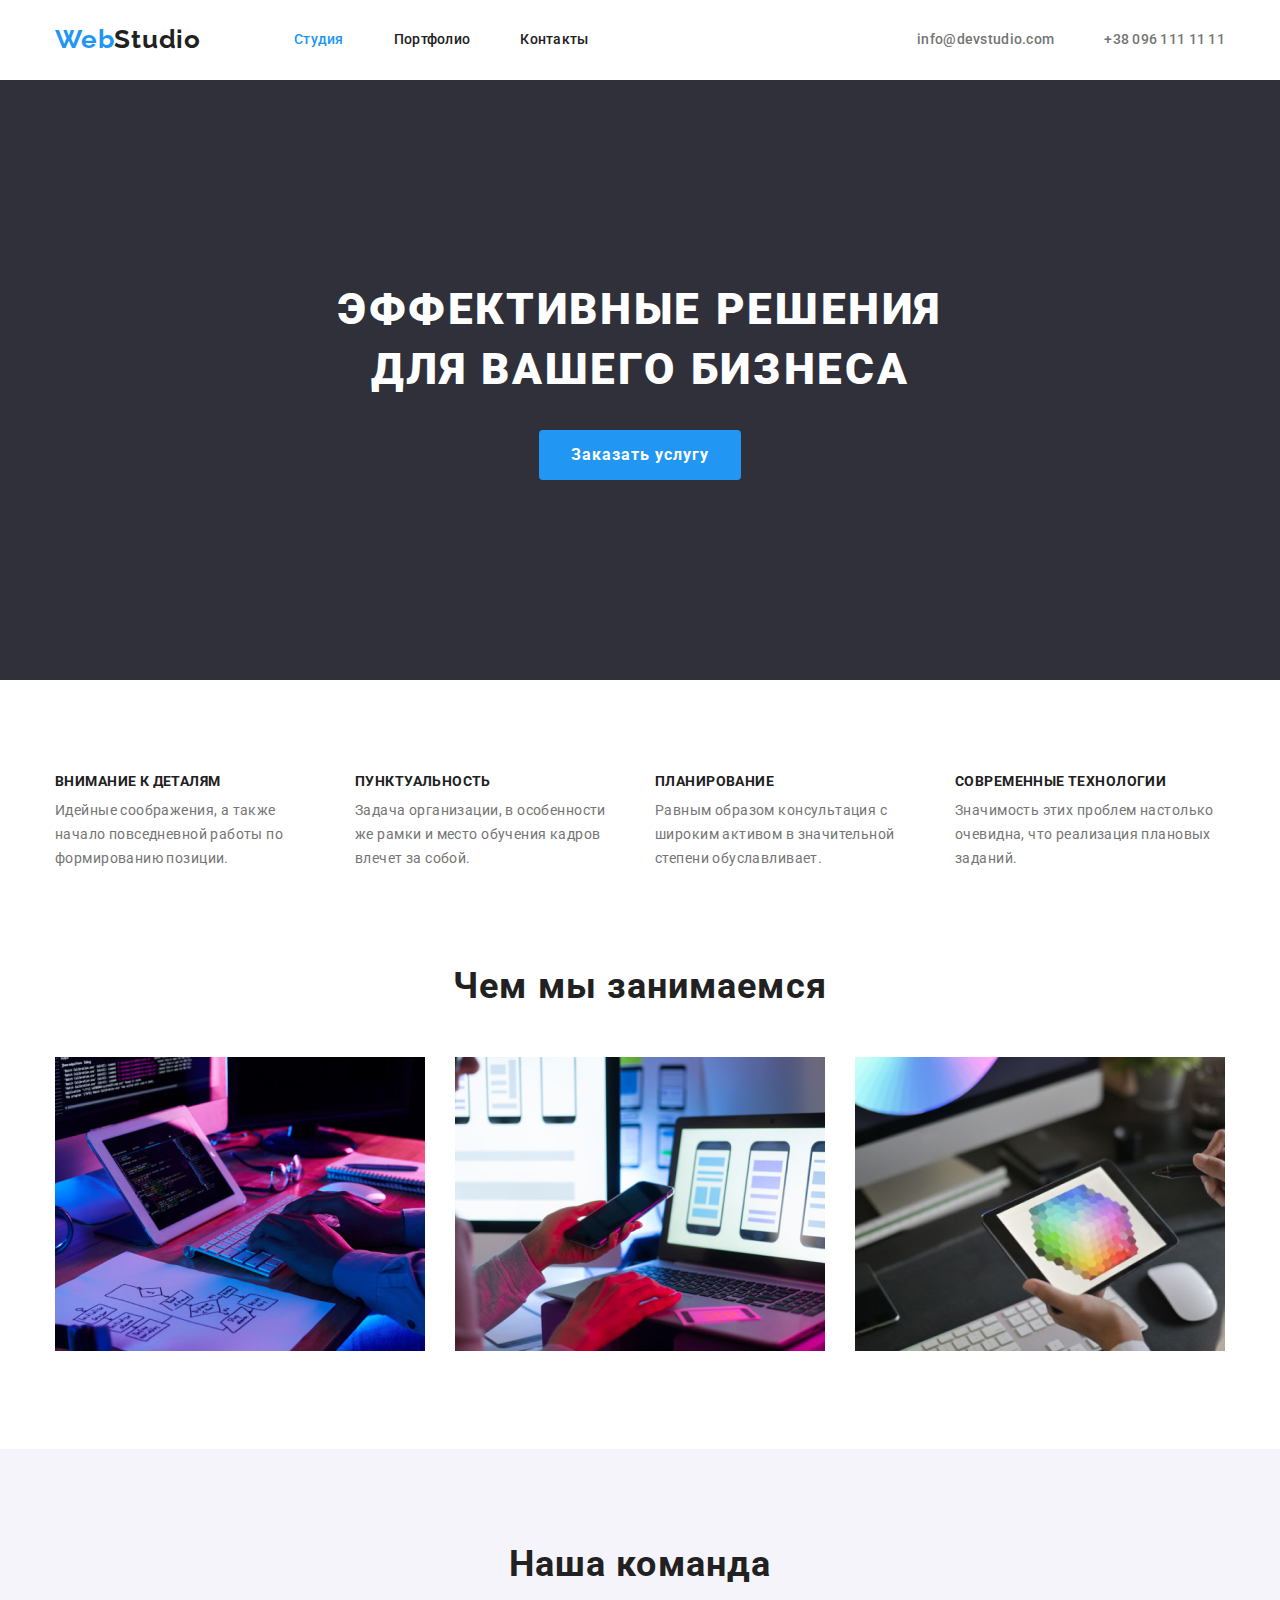
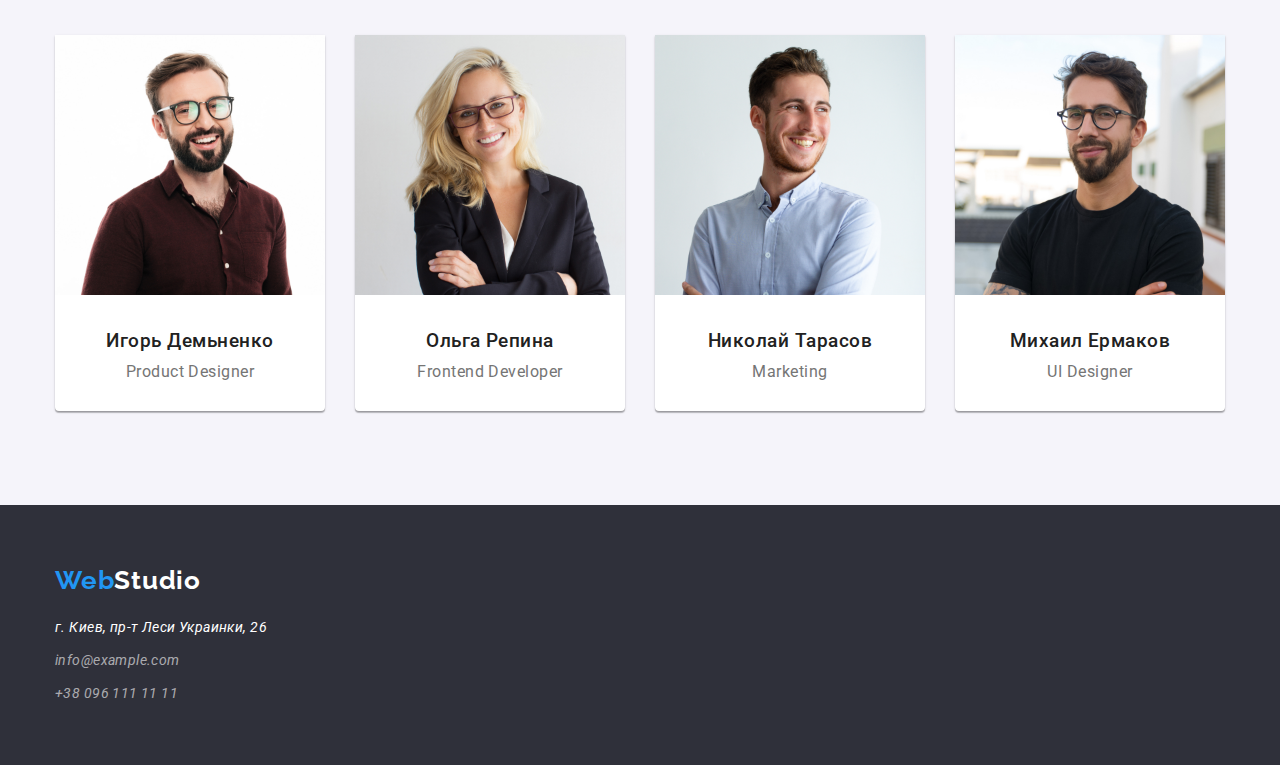
<file: index.html>
<!DOCTYPE html>
<html lang="en">
  <head>
    <meta charset="UTF-8" />
    <meta name="viewport" content="width=device-width, initial-scale=1.0" />
    <link
      href="https://fonts.googleapis.com/css2?family=Raleway:wght@700&family=Roboto:wght@400;500;700;900&display=swap"
      rel="stylesheet"
    />
    <link
      rel="stylesheet"
      href="https://cdnjs.cloudflare.com/ajax/libs/modern-normalize/0.7.0/modern-normalize.min.css"
    />
    <link rel="stylesheet" href="./css/styles.css" />
    <title>Студия</title>
  </head>
  <body>
    <header class="header">
      <div class="container">
        <nav class="nav">
          <a href="./index.html" class="logo"
            ><span class="logo-web">Web</span>Studio</a
          >
          <ul class="site-nav list">
            <li class="item">
              <a href="./index.html" class="link current">Студия</a>
            </li>
            <li class="item">
              <a href="./portfolio.html" class="link">Портфолио</a>
            </li>
            <li class="item"><a href="#" class="link">Контакты</a></li>
          </ul>
        </nav>
        <ul class="adress-nav list">
          <li class="item">
            <a href="mailto:info@devstudio.com" class="link">
              info@devstudio.com</a
            >
          </li>

          <li class="item">
            <a href="tel:+380961111111" class="link"> +38 096 111 11 11</a>
          </li>
        </ul>
      </div>
    </header>

    <main>
      <!-- Hero -->
      <section class="hero">
        <div class="container">
          <h1 class="hero-title">
            Эффективные решения <br />
            для вашего бизнеса
          </h1>
          <a href="#" class="link">Заказать услугу</a>
        </div>
      </section>
      <!-- Features -->
      <section class="features section-paddings">
        <div class="container">
          <ul class="features-list list">
            <li class="item">
              <h3 class="title">Внимание к деталям</h3>
              <p class="text">
                Идейные соображения, а также начало повседневной работы по
                формированию позиции.
              </p>
            </li>
            <li class="item">
              <h3 class="title">Пунктуальность</h3>
              <p class="text">
                Задача организации, в особенности же рамки и место обучения
                кадров влечет за собой.
              </p>
            </li>
            <li class="item">
              <h3 class="title">Планирование</h3>
              <p class="text">
                Равным образом консультация с широким активом в значительной
                степени обуславливает.
              </p>
            </li>
            <li class="item">
              <h3 class="title">Современные технологии</h3>
              <p class="text">
                Значимость этих проблем настолько очевидна, что реализация
                плановых заданий.
              </p>
            </li>
          </ul>
        </div>
      </section>
      <!--What we do-->
      <section class="what-we-do section-paddings">
        <div class="container">
          <h2 class="section-title">Чем мы занимаемся</h2>
          <ul class="what-we-do-list list">
            <li class="item">
              <a href="#"
                ><img
                  src="./images/desktop-apps.jpg"
                  alt="Десктопные приложения"
                  width="370"
                  height="294"
              /></a>
            </li>
            <li class="item">
              <a href="#"
                ><img
                  src="./images/smartphone-apps.jpg"
                  alt="Мобильные приложения"
                  width="370"
                  height="294"
              /></a>
            </li>
            <li class="item">
              <a href="#"
                ><img
                  src="./images/design-solutions.jpg"
                  alt="Дизайнерские решения"
                  width="370"
                  height="294"
              /></a>
            </li>
          </ul>
        </div>
      </section>
      <!--Our Crew-->
      <section class="our-crew section-paddings">
        <div class="container">
          <h2 class="section-title">Наша команда</h2>
          <ul class="our-crew-members list">
            <li class="item">
              <img
                src="./images/igor-demyanenko.jpg"
                alt="Николай Кучеренко"
                width="270"
              />
              <h3 class="title">Игорь Демьненко</h3>
              <p class="text">Product Designer</p>
            </li>
            <li class="item">
              <img
                src="./images/olga-repina.jpg"
                alt="Николай Кучеренко"
                width="270"
              />
              <h3 class="title">Ольга Репина</h3>
              <p class="text">Frontend Developer</p>
            </li>
            <li class="item">
              <img
                src="./images/nikolay-tarasov.jpg"
                alt="Николай Кучеренко"
                width="270"
              />
              <h3 class="title">Николай Тарасов</h3>
              <p class="text">Marketing</p>
            </li>
            <li class="item">
              <img
                src="./images/mihail-ermakov.jpg"
                alt="Николай Кучеренко"
                width="270"
              />
              <h3 class="title">Михаил Ермаков</h3>
              <p class="text">UI Designer</p>
            </li>
          </ul>
        </div>
      </section>
    </main>
    <footer class="footer">
      <div class="container">
        <a href="./index.html" class="logo"
          ><span class="logo-web">Web</span>Studio</a
        >
        <address>
          <ul class="footer-adress-nav list">
            <li class="item">г. Киев, пр-т Леси Украинки, 26</li>
            <li class="item">
              <a href="mailto:info@devstudio.com" class="link">
                info@example.com</a
              >
            </li>
            <li class="item">
              <a href="tel:+380961111111" class="link"> +38 096 111 11 11</a>
            </li>
          </ul>
        </address>
      </div>
    </footer>
  </body>
</html>
</file>
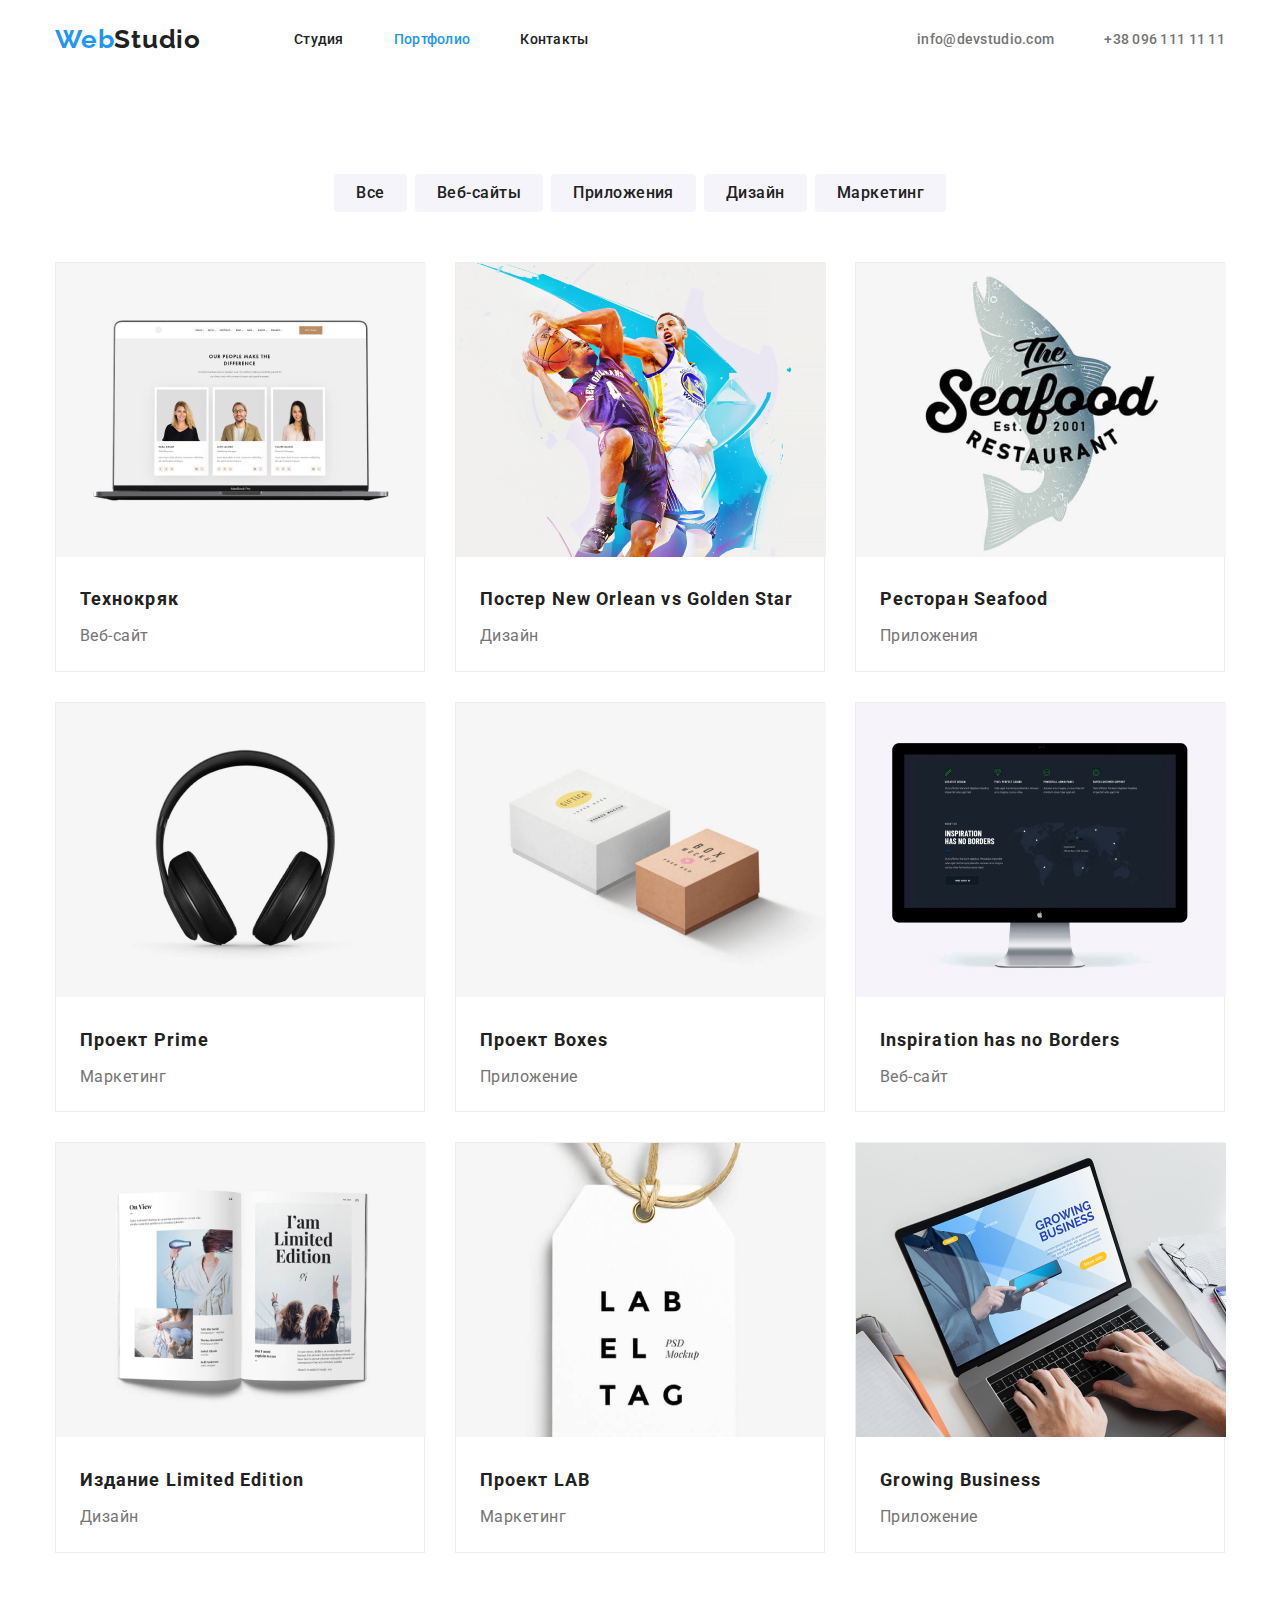
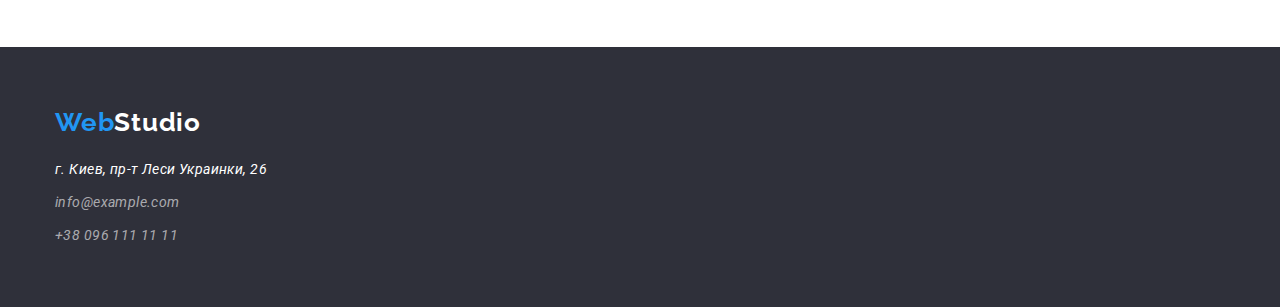
<file: portfolio.html>
<!DOCTYPE html>
<html lang="en">
  <head>
    <meta charset="UTF-8" />
    <meta name="viewport" content="width=device-width, initial-scale=1.0" />
    <link
      href="https://fonts.googleapis.com/css2?family=Raleway:wght@700&family=Roboto:wght@400;500;700;900&display=swap"
      rel="stylesheet"
    />
    <link
      rel="stylesheet"
      href="https://cdnjs.cloudflare.com/ajax/libs/modern-normalize/0.7.0/modern-normalize.min.css"
    />
    <link rel="stylesheet" href="./css/styles.css" />
    <title>Портфолио</title>
  </head>
  <body>
    <header class="header">
      <div class="container">
        <nav class="nav">
          <a href="./index.html" class="logo"
            ><span class="logo-web">Web</span>Studio</a
          >
          <ul class="site-nav list">
            <li class="item">
              <a href="./index.html" class="link">Студия</a>
            </li>
            <li class="item">
              <a href="./portfolio.html" class="link current">Портфолио</a>
            </li>
            <li class="item"><a href="#" class="link">Контакты</a></li>
          </ul>
        </nav>
        <ul class="adress-nav list">
          <li class="item">
            <a href="mailto:info@devstudio.com" class="link">
              info@devstudio.com</a
            >
          </li>

          <li class="item">
            <a href="tel:+380961111111" class="link"> +38 096 111 11 11</a>
          </li>
        </ul>
      </div>
    </header>
    <main>
      <section class="our-portfolio section-paddings">
        <div class="container">
          <!-- <h1>Наши проекты</h1> -->
          <ul class="our-projects-nav list">
            <li class="item"><a href="#" class="link">Все</a></li>
            <li class="item"><a href="#" class="link">Веб-сайты</a></li>
            <li class="item"><a href="#" class="link">Приложения</a></li>
            <li class="item"><a href="#" class="link">Дизайн</a></li>
            <li class="item"><a href="#" class="link">Маркетинг</a></li>
          </ul>
          <ul class="our-projects-list list">
            <li class="item">
              <a href="" class="link">
                <img src="./images/technockrack.jpg" alt="Технокряк" />
                <h3 class="title">Технокряк</h3>
                <p class="text">Веб-сайт</p>
              </a>
            </li>
            <li class="item">
              <a href="" class="link">
                <img
                  src="./images/poster-new-orlean-vs-golden-star.jpg"
                  alt="Постер New Orlean vs Golden Star"
                />
                <h3 class="title">Постер New Orlean vs Golden Star</h3>
                <p class="text">Дизайн</p>
              </a>
            </li>
            <li class="item">
              <a href="" class="link">
                <img
                  src="./images/restraunt-seafood.jpg"
                  alt="Ресторан Seafood"
                />
                <h3 class="title">Ресторан Seafood</h3>
                <p class="text">Приложения</p>
              </a>
            </li>
            <li class="item">
              <a href="" class="link">
                <img
                  src="./images/project-prime.jpg"
                  alt="Проект Prime"
                  width="370"
                />
                <h3 class="title">Проект Prime</h3>
                <p class="text">Маркетинг</p>
              </a>
            </li>
            <li class="item">
              <a href="" class="link">
                <img
                  src="./images/project-boxes.jpg"
                  alt="Проект Boxes"
                  width="370"
                />
                <h3 class="title">Проект Boxes</h3>
                <p class="text">Приложение</p>
              </a>
            </li>
            <li class="item">
              <a href="" class="link">
                <img
                  src="./images/inspiration-has-no-boders.jpg"
                  alt="Inspiration has no Borders"
                  width="370"
                />
                <h3 class="title">Inspiration has no Borders</h3>
                <p class="text">Веб-сайт</p>
              </a>
            </li>
            <li class="item">
              <a href="" class="link">
                <img
                  src="./images/limited-edition.jpg"
                  alt="Издание Limited Edition"
                  width="370"
                />
                <h3 class="title">Издание Limited Edition</h3>
                <p class="text">Дизайн</p>
              </a>
            </li>
            <li class="item">
              <a href="" class="link">
                <img
                  src="./images/project-lab.jpg"
                  alt="Проект LAB"
                  width="370"
                />
                <h3 class="title">Проект LAB</h3>
                <p class="text">Маркетинг</p>
              </a>
            </li>
            <li class="item">
              <a href="" class="link">
                <img
                  src="./images/growing-business.jpg"
                  alt="Growing Business"
                  width="370"
                />
                <h3 class="title">Growing Business</h3>
                <p class="text">Приложение</p>
              </a>
            </li>
          </ul>
        </div>
      </section>
    </main>
    <footer class="footer">
      <div class="container">
        <a href="./index.html" class="logo"
          ><span class="logo-web">Web</span>Studio</a
        >
        <address>
          <ul class="footer-adress-nav list">
            <li class="item">г. Киев, пр-т Леси Украинки, 26</li>
            <li class="item">
              <a href="mailto:info@devstudio.com" class="link">
                info@example.com</a
              >
            </li>
            <li class="item">
              <a href="tel:+380961111111" class="link"> +38 096 111 11 11</a>
            </li>
          </ul>
        </address>
      </div>
    </footer>
  </body>
</html>
</file>
<file: css/styles.css>
/* main text color #757575 */
/* secondary text color #212121 */
/* emphasis color #2196F3 */
/* white #FFFFFF */
/* hero background color #2F303A */
/* third text color rgba(255, 255, 255, 0.6); */
/* crew background color #F5F4FA */

:root {
  --main-text-color: #757575;
  --secondary-text-color: #212121;
  --emphasis-color: #2196f3;
  --page-background-color: #ffffff;
  --hero-title-color: #ffffff;
  --hero-background-color: #2f303a;
  --adress-links-text-color: rgba(255, 255, 255, 0.6);
  --crew-background-color: #f5f4fa;
}

/* Page general styles */
html {
  box-sizing: border-box;
}
*,
*::before,
*::after {
  box-sizing: inherit;
}

body {
  color: var(--main-text-color);
  background-color: var(--page-background-color);
  font-family: 'Roboto', sans-serif;
  font-style: normal;
}
.link {
  text-decoration: none;
}
.list {
  list-style: none;
  padding: 0;
  margin: 0;
}
.title {
  color: var(--secondary-text-color);
  margin: 0;
}
.text {
  margin: 0;
}
.section-title {
  margin-top: 0;
  margin-bottom: 50px;
  color: var(--secondary-text-color);
  font-weight: 700;
  font-size: 36px;
  line-height: 1.17;
  text-align: center;
  letter-spacing: 0.03em;
}
.container {
  width: 1200px;
  padding-left: 15px;
  padding-right: 15px;
  margin-right: auto;
  margin-left: auto;
}

/* Header Styles */

.header .container,
.nav {
  display: flex;
  align-items: center;
}
.logo {
  margin-right: 93px;

  color: var(--secondary-text-color);
  text-decoration: none;
  font-family: 'Raleway', sans-serif;
  font-weight: 700;
  font-size: 26px;
  line-height: 1.2;
  letter-spacing: 0.03em;
}
.logo-web {
  color: var(--emphasis-color);
}
.header .link {
  display: inline-block;
  font-weight: 500;
  font-size: 14px;
  line-height: 1.14;
  letter-spacing: 0.02em;
  padding-top: 32px;
  padding-bottom: 32px;
}
.site-nav {
  display: flex;
}
.site-nav .item + .item {
  margin-left: 50px;
}
.site-nav .link {
  color: var(--secondary-text-color);
}
.site-nav .link:hover,
.site-nav .link:focus {
  color: var(--emphasis-color);
}
.site-nav .link.current {
  color: var(--emphasis-color);
}
.adress-nav {
  display: flex;
  margin-left: auto;
}
.adress-nav .item + .item {
  margin-left: 50px;
}
.adress-nav .link {
  color: var(--main-text-color);
}
.adress-nav .link:hover,
.adress-nav .link:focus {
  color: var(--emphasis-color);
}

/* Hero section styles */
.hero {
  padding-top: 200px;
  padding-bottom: 200px;
  background-color: var(--hero-background-color);
  text-align: center;
}
.hero-title {
  margin-top: 0;
  margin-bottom: 30px;

  color: var(--hero-title-color);
  font-weight: 900;
  font-size: 44px;
  line-height: 1.36;
  letter-spacing: 0.06em;
  text-transform: uppercase;
}
.hero .link {
  display: inline-block;
  min-width: 200px;
  padding: 10px 32px;
  /* padding-top: 10px;
  padding-right: 32px; */
  border-radius: 4px;
  background-color: var(--emphasis-color);

  color: var(--hero-title-color);
  font-weight: 700;
  font-size: 16px;
  line-height: 1.87;
  align-items: center;
  letter-spacing: 0.06em;
}
.hero .link:hover,
.hero .link:focus {
  color: var(--emphasis-color);
  background-color: var(--page-background-color);
}

/* Features section styles */
.section-paddings {
  padding-top: 94px;
  padding-bottom: 94px;
}

.features-list {
  display: flex;
  justify-content: center;
  /* background-color: teal; */
}
.features-list .item {
  width: 270px;
}
.features-list .item + .item {
  margin-left: 30px;
}
.features .title {
  font-weight: 700;
  font-size: 14px;
  line-height: 1.14;
  letter-spacing: 0.03em;
  text-transform: uppercase;
  margin-bottom: 10px;
}
.features .text {
  font-weight: 400;
  font-size: 14px;
  line-height: 1.7;
  letter-spacing: 0.03em;
}

/* What we do section styles*/
.what-we-do {
  padding-top: 0;
}
.what-we-do-list {
  display: flex;
  justify-content: center;
}
.what-we-do-list .item + .item {
  margin-left: 30px;
}

/* Our crew section styles */
.our-crew {
  background-color: var(--crew-background-color);

  font-size: 16px;
  line-height: 1.19;
  text-align: center;
  letter-spacing: 0.03em;
}
.our-crew .title {
  font-weight: 500;
  margin-top: 30px;
  margin-bottom: 10px;
}
.our-crew-members {
  display: flex;
  justify-content: center;
}
.our-crew-members .item {
  background-color: #fff;
  border-radius: 0px 0px 4px 4px;
  box-shadow: 0px 1px 3px rgba(0, 0, 0, 0.12), 0px 1px 1px rgba(0, 0, 0, 0.14),
    0px 2px 1px rgba(0, 0, 0, 0.2);
}
.our-crew-members .item + .item {
  margin-left: 30px;
}
.our-crew .text {
  margin-bottom: 30px;
}

/* Footer Styles */
.footer {
  background-color: var(--hero-background-color);
  padding-top: 60px;
  padding-bottom: 60px;
}
.footer .logo {
  display: inline-block;
  color: white;
  margin-right: 0;
  margin-bottom: 20px;
}
.footer-adress-nav {
  color: white;
  font-weight: 400;
  font-size: 14px;
  line-height: 1.7;
  letter-spacing: 0.03em;
}
.footer-adress-nav .link {
  color: var(--adress-links-text-color);
}
.footer-adress-nav .link:hover,
.footer-adress-nav .link:focus {
  color: var(--emphasis-color);
}
.footer-adress-nav .item:not(:last-child) {
  margin-bottom: 9px;
}

/* Portfolio.html personal styles */
.our-projects-nav {
  display: flex;
  margin-bottom: 50px;
  justify-content: center;
}
.our-projects-nav .item + .item {
  margin-left: 8px;
}
.our-projects-nav .link {
  display: inline-block;
  min-width: 73px;
  padding: 6px 22px;
  background-color: #f5f4fa;
  border-radius: 4px;

  color: var(--secondary-text-color);
  font-weight: 500;
  font-size: 16px;
  line-height: 1.62;
  text-align: center;
  letter-spacing: 0.03em;
}
.our-projects-nav .link:hover,
.our-projects-nav .link:focus {
  background-color: var(--emphasis-color);
  box-shadow: 0px 3px 1px rgba(0, 0, 0, 0.1), 0px 1px 2px rgba(0, 0, 0, 0.08),
    0px 2px 2px rgba(0, 0, 0, 0.12);
  color: #ffffff;
}
.our-projects-list {
  display: flex;
  flex-wrap: wrap;
}
.our-projects-list .item {
  /* box-sizing: border-box; */
  /* width: calc((100% - 60px) / 3); */
  width: 370px;
  background: #ffffff;
  border: 1px solid #eeeeee;
}
.our-projects-list .item:not(:nth-child(3n)) {
  margin-right: 30px;
}
.our-projects-list .item:not(:nth-last-child(-n + 3)) {
  margin-bottom: 30px;
}
.our-projects-list .title {
  margin-top: 20px;
  margin-bottom: 4px;
  margin-left: 24px;
  font-weight: 700;
  font-size: 18px;
  line-height: 2;
  letter-spacing: 0.06em;
}
.our-projects-list .text {
  margin-left: 24px;
  color: var(--main-text-color);
  font-weight: 400;
  font-size: 16px;
  line-height: 1.87;
  letter-spacing: 0.03em;
  margin-bottom: 20px;
}
.our-projects-list .link:hover,
.our-projects-list .link:focus {
  color: var(--emphasis-color);
}
</file>
